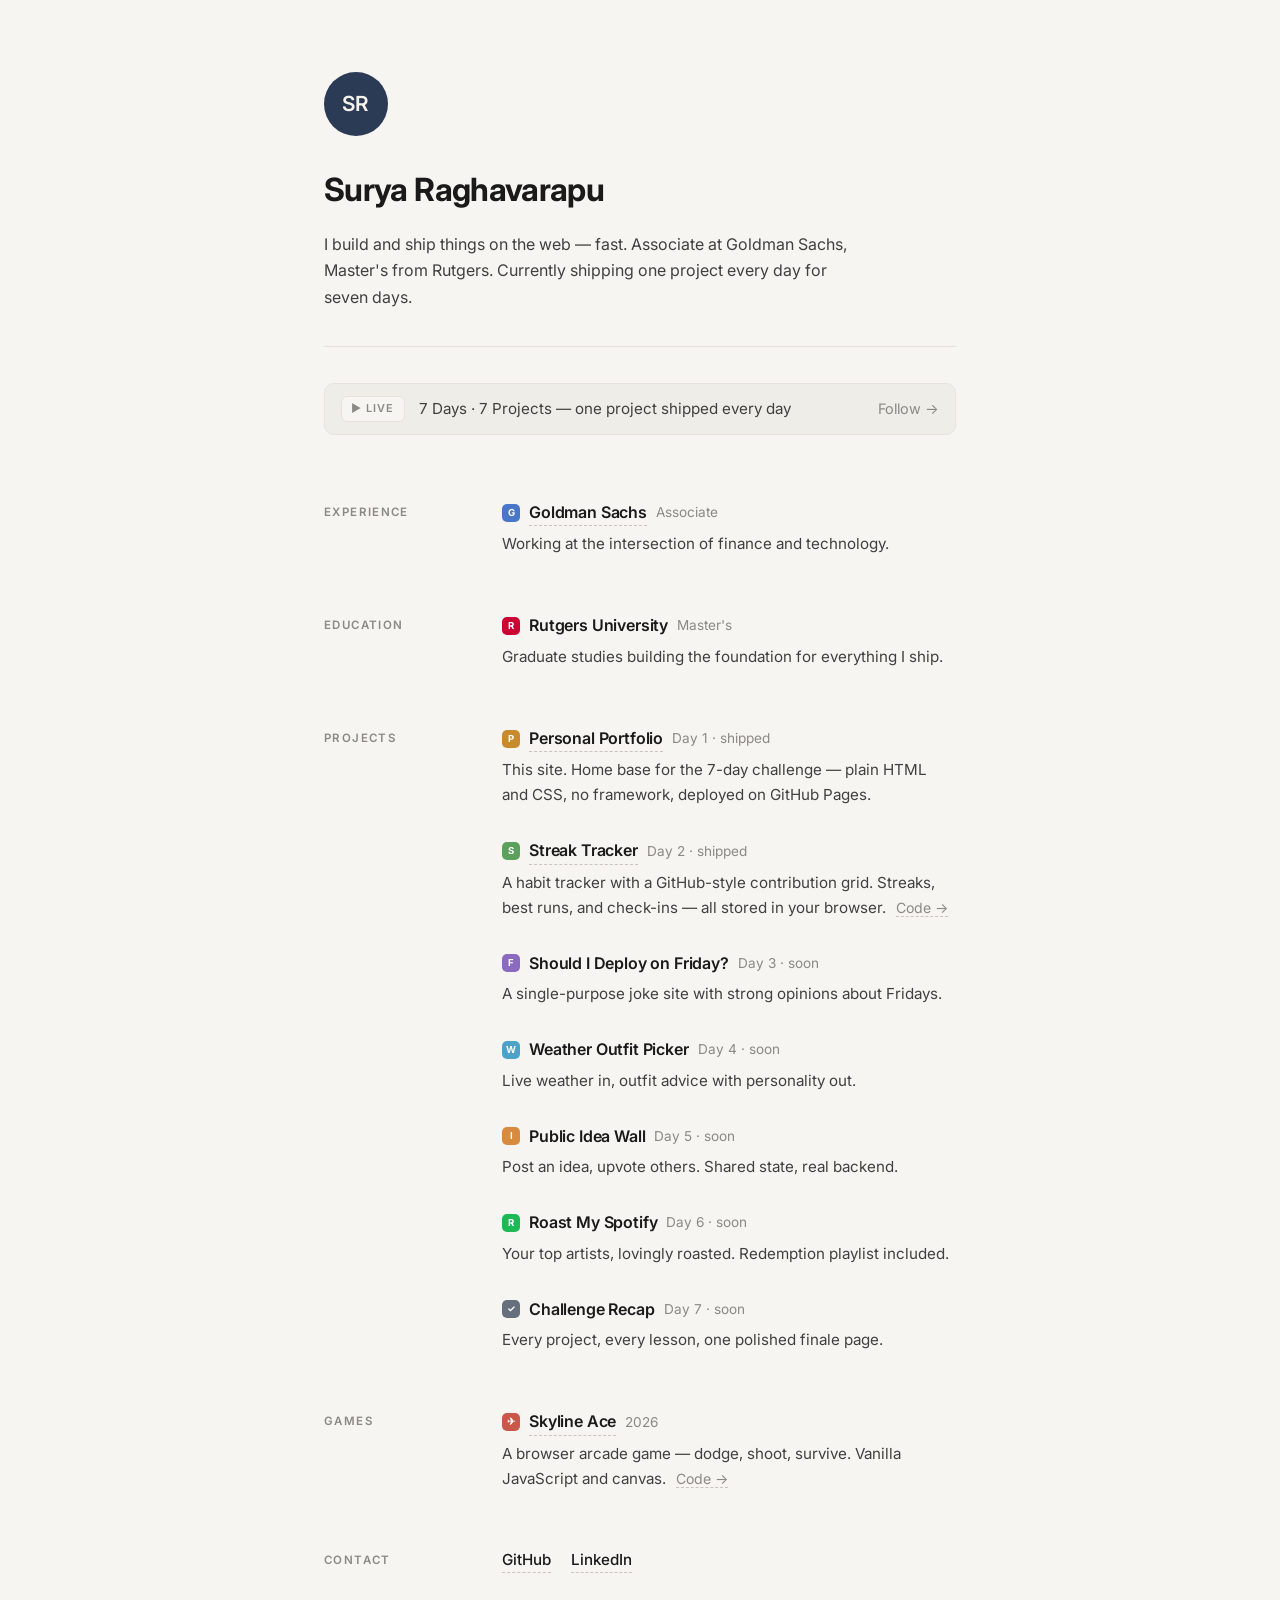
<file: index.html>
<!DOCTYPE html>
<html lang="en">
<head>
  <meta charset="UTF-8" />
  <meta name="viewport" content="width=device-width, initial-scale=1.0" />
  <title>Surya Raghavarapu</title>
  <meta name="description" content="Surya Raghavarapu — Associate at Goldman Sachs, Master's from Rutgers University. I build and ship things on the web." />
  <link rel="preconnect" href="https://fonts.googleapis.com" />
  <link rel="preconnect" href="https://fonts.gstatic.com" crossorigin />
  <link href="https://fonts.googleapis.com/css2?family=Inter:wght@400;500;600;700&display=swap" rel="stylesheet" />
  <link rel="stylesheet" href="styles.css" />
</head>
<body>
  <div class="page">

    <header class="intro">
      <div class="avatar" aria-hidden="true">SR</div>
      <h1>Surya Raghavarapu</h1>
      <p class="bio">
        I build and ship things on the web — fast. Associate at Goldman Sachs,
        Master's from Rutgers. Currently shipping one project every day for seven days.
      </p>
    </header>

    <hr class="rule" />

    <a class="banner" href="https://sai-surya-siva-prasad.github.io/7-days-7-projects/" target="_blank" rel="noopener">
      <span class="banner-tag">▶ Live</span>
      <span class="banner-text">7 Days · 7 Projects — one project shipped every day</span>
      <span class="banner-cta">Follow →</span>
    </a>

    <section class="row">
      <h2 class="row-label">Experience</h2>
      <div class="row-body">
        <article class="entry">
          <div class="entry-head">
            <span class="entry-icon" style="background:#4a76c9">G</span>
            <a href="https://www.goldmansachs.com" target="_blank" rel="noopener" class="entry-name">Goldman Sachs</a>
            <span class="entry-date">Associate</span>
          </div>
          <p>Working at the intersection of finance and technology.</p>
        </article>
      </div>
    </section>

    <section class="row">
      <h2 class="row-label">Education</h2>
      <div class="row-body">
        <article class="entry">
          <div class="entry-head">
            <span class="entry-icon" style="background:#cc0033">R</span>
            <span class="entry-name">Rutgers University</span>
            <span class="entry-date">Master's</span>
          </div>
          <p>Graduate studies building the foundation for everything I ship.</p>
        </article>
      </div>
    </section>

    <section class="row">
      <h2 class="row-label">Projects</h2>
      <div class="row-body">
        <article class="entry">
          <div class="entry-head">
            <span class="entry-icon" style="background:#c98a2d">P</span>
            <a href="https://sai-surya-siva-prasad.github.io/" class="entry-name">Personal Portfolio</a>
            <span class="entry-date">Day 1 · shipped</span>
          </div>
          <p>This site. Home base for the 7-day challenge — plain HTML and CSS, no framework, deployed on GitHub Pages.</p>
        </article>

        <article class="entry">
          <div class="entry-head">
            <span class="entry-icon" style="background:#5ba05b">S</span>
            <a href="https://sai-surya-siva-prasad.github.io/streak-tracker/" target="_blank" rel="noopener" class="entry-name">Streak Tracker</a>
            <span class="entry-date">Day 2 · shipped</span>
          </div>
          <p>A habit tracker with a GitHub-style contribution grid. Streaks, best runs, and check-ins — all stored in your browser.
            <a class="entry-extra" href="https://github.com/sai-surya-siva-prasad/streak-tracker" target="_blank" rel="noopener">Code →</a></p>
        </article>

        <article class="entry">
          <div class="entry-head">
            <span class="entry-icon" style="background:#8a6bbf">F</span>
            <span class="entry-name">Should I Deploy on Friday?</span>
            <span class="entry-date">Day 3 · soon</span>
          </div>
          <p>A single-purpose joke site with strong opinions about Fridays.</p>
        </article>

        <article class="entry">
          <div class="entry-head">
            <span class="entry-icon" style="background:#4da3c7">W</span>
            <span class="entry-name">Weather Outfit Picker</span>
            <span class="entry-date">Day 4 · soon</span>
          </div>
          <p>Live weather in, outfit advice with personality out.</p>
        </article>

        <article class="entry">
          <div class="entry-head">
            <span class="entry-icon" style="background:#d88a3f">I</span>
            <span class="entry-name">Public Idea Wall</span>
            <span class="entry-date">Day 5 · soon</span>
          </div>
          <p>Post an idea, upvote others. Shared state, real backend.</p>
        </article>

        <article class="entry">
          <div class="entry-head">
            <span class="entry-icon" style="background:#1db954">R</span>
            <span class="entry-name">Roast My Spotify</span>
            <span class="entry-date">Day 6 · soon</span>
          </div>
          <p>Your top artists, lovingly roasted. Redemption playlist included.</p>
        </article>

        <article class="entry">
          <div class="entry-head">
            <span class="entry-icon" style="background:#666f7d">✓</span>
            <span class="entry-name">Challenge Recap</span>
            <span class="entry-date">Day 7 · soon</span>
          </div>
          <p>Every project, every lesson, one polished finale page.</p>
        </article>
      </div>
    </section>

    <section class="row">
      <h2 class="row-label">Games</h2>
      <div class="row-body">
        <article class="entry">
          <div class="entry-head">
            <span class="entry-icon" style="background:#c9584a">✈</span>
            <a href="https://sai-surya-siva-prasad.github.io/airplance-game/" target="_blank" rel="noopener" class="entry-name">Skyline Ace</a>
            <span class="entry-date">2026</span>
          </div>
          <p>A browser arcade game — dodge, shoot, survive. Vanilla JavaScript and canvas.
            <a class="entry-extra" href="https://github.com/sai-surya-siva-prasad/airplance-game" target="_blank" rel="noopener">Code →</a></p>
        </article>
      </div>
    </section>

    <section class="row">
      <h2 class="row-label">Contact</h2>
      <div class="row-body">
        <p class="contact-links">
          <a href="https://github.com/sai-surya-siva-prasad" target="_blank" rel="noopener">GitHub</a>
          <a href="https://www.linkedin.com/" target="_blank" rel="noopener">LinkedIn</a>
        </p>
      </div>
    </section>

  </div>
</body>
</html>
</file>
<file: styles.css>
/* Minimal editorial layout: off-white, single column, left section labels. */

:root {
  --bg: #f7f5f2;
  --ink: #1a1a1a;
  --ink-body: #40403e;
  --ink-soft: #8a8985;
  --edge: #e6e3dd;
  --card: #efede8;
}

* {
  margin: 0;
  padding: 0;
  box-sizing: border-box;
}

html {
  scroll-behavior: smooth;
}

body {
  font-family: -apple-system, BlinkMacSystemFont, "Inter", "Segoe UI", sans-serif;
  background: var(--bg);
  color: var(--ink-body);
  line-height: 1.65;
  font-size: 16px;
  -webkit-font-smoothing: antialiased;
}

.page {
  max-width: 680px;
  margin: 0 auto;
  padding: 72px 24px 96px;
}

/* ---------- Intro ---------- */

.avatar {
  width: 64px;
  height: 64px;
  border-radius: 50%;
  background: #2b3a55;
  color: #f5f2ec;
  display: flex;
  align-items: center;
  justify-content: center;
  font-weight: 600;
  font-size: 1.3rem;
  letter-spacing: 0.02em;
  margin-bottom: 28px;
}

.intro h1 {
  color: var(--ink);
  font-size: 2rem;
  font-weight: 700;
  letter-spacing: -0.02em;
  margin-bottom: 14px;
}

.bio {
  color: var(--ink-body);
  max-width: 540px;
}

.rule {
  border: none;
  border-top: 1px solid var(--edge);
  margin: 36px 0;
}

/* ---------- Highlight banner ---------- */

.banner {
  display: flex;
  align-items: center;
  gap: 14px;
  background: var(--card);
  border: 1px solid var(--edge);
  border-radius: 10px;
  padding: 12px 16px;
  text-decoration: none;
  color: var(--ink-body);
  margin-bottom: 64px;
  transition: background 0.2s ease;
}

.banner:hover {
  background: #eae7e1;
}

.banner-tag {
  flex-shrink: 0;
  font-size: 0.68rem;
  font-weight: 600;
  text-transform: uppercase;
  letter-spacing: 0.1em;
  color: var(--ink-soft);
  background: var(--bg);
  border: 1px solid var(--edge);
  border-radius: 6px;
  padding: 3px 9px;
}

.banner-text {
  flex: 1;
  font-size: 0.95rem;
}

.banner-cta {
  flex-shrink: 0;
  font-size: 0.9rem;
  color: var(--ink-soft);
}

.banner:hover .banner-cta {
  color: var(--ink);
}

/* ---------- Label + body rows ---------- */

.row {
  display: grid;
  grid-template-columns: 150px 1fr;
  gap: 28px;
  margin-bottom: 56px;
}

.row-label {
  font-size: 0.72rem;
  font-weight: 600;
  text-transform: uppercase;
  letter-spacing: 0.12em;
  color: var(--ink-soft);
  padding-top: 4px;
}

.row-body {
  display: grid;
  gap: 30px;
}

/* ---------- Entries ---------- */

.entry-head {
  display: flex;
  align-items: center;
  gap: 9px;
  margin-bottom: 5px;
  flex-wrap: wrap;
}

.entry-icon {
  width: 18px;
  height: 18px;
  border-radius: 5px;
  color: #fff;
  font-size: 0.6rem;
  font-weight: 700;
  display: inline-flex;
  align-items: center;
  justify-content: center;
  flex-shrink: 0;
}

.entry-name {
  color: var(--ink);
  font-weight: 600;
  font-size: 1rem;
  letter-spacing: -0.01em;
  text-decoration: none;
}

a.entry-name {
  border-bottom: 1px dashed #c9c5bd;
  transition: border-color 0.2s ease;
}

a.entry-name:hover {
  border-bottom-color: var(--ink);
}

.entry-date {
  font-size: 0.85rem;
  color: var(--ink-soft);
}

.entry p {
  font-size: 0.95rem;
  color: var(--ink-body);
}

.entry-extra {
  color: var(--ink-soft);
  font-size: 0.88rem;
  text-decoration: none;
  border-bottom: 1px dashed #c9c5bd;
  margin-left: 6px;
}

.entry-extra:hover {
  color: var(--ink);
  border-bottom-color: var(--ink);
}

/* ---------- Contact ---------- */

.contact-links {
  display: flex;
  gap: 20px;
}

.contact-links a {
  color: var(--ink);
  font-weight: 500;
  font-size: 0.95rem;
  text-decoration: none;
  border-bottom: 1px dashed #c9c5bd;
  transition: border-color 0.2s ease;
}

.contact-links a:hover {
  border-bottom-color: var(--ink);
}

/* ---------- Mobile ---------- */

@media (max-width: 600px) {
  .page {
    padding-top: 48px;
  }

  .row {
    grid-template-columns: 1fr;
    gap: 14px;
    margin-bottom: 44px;
  }

  .banner {
    flex-wrap: wrap;
  }

  .banner-text {
    flex-basis: 100%;
    order: 3;
  }
}
</file>
